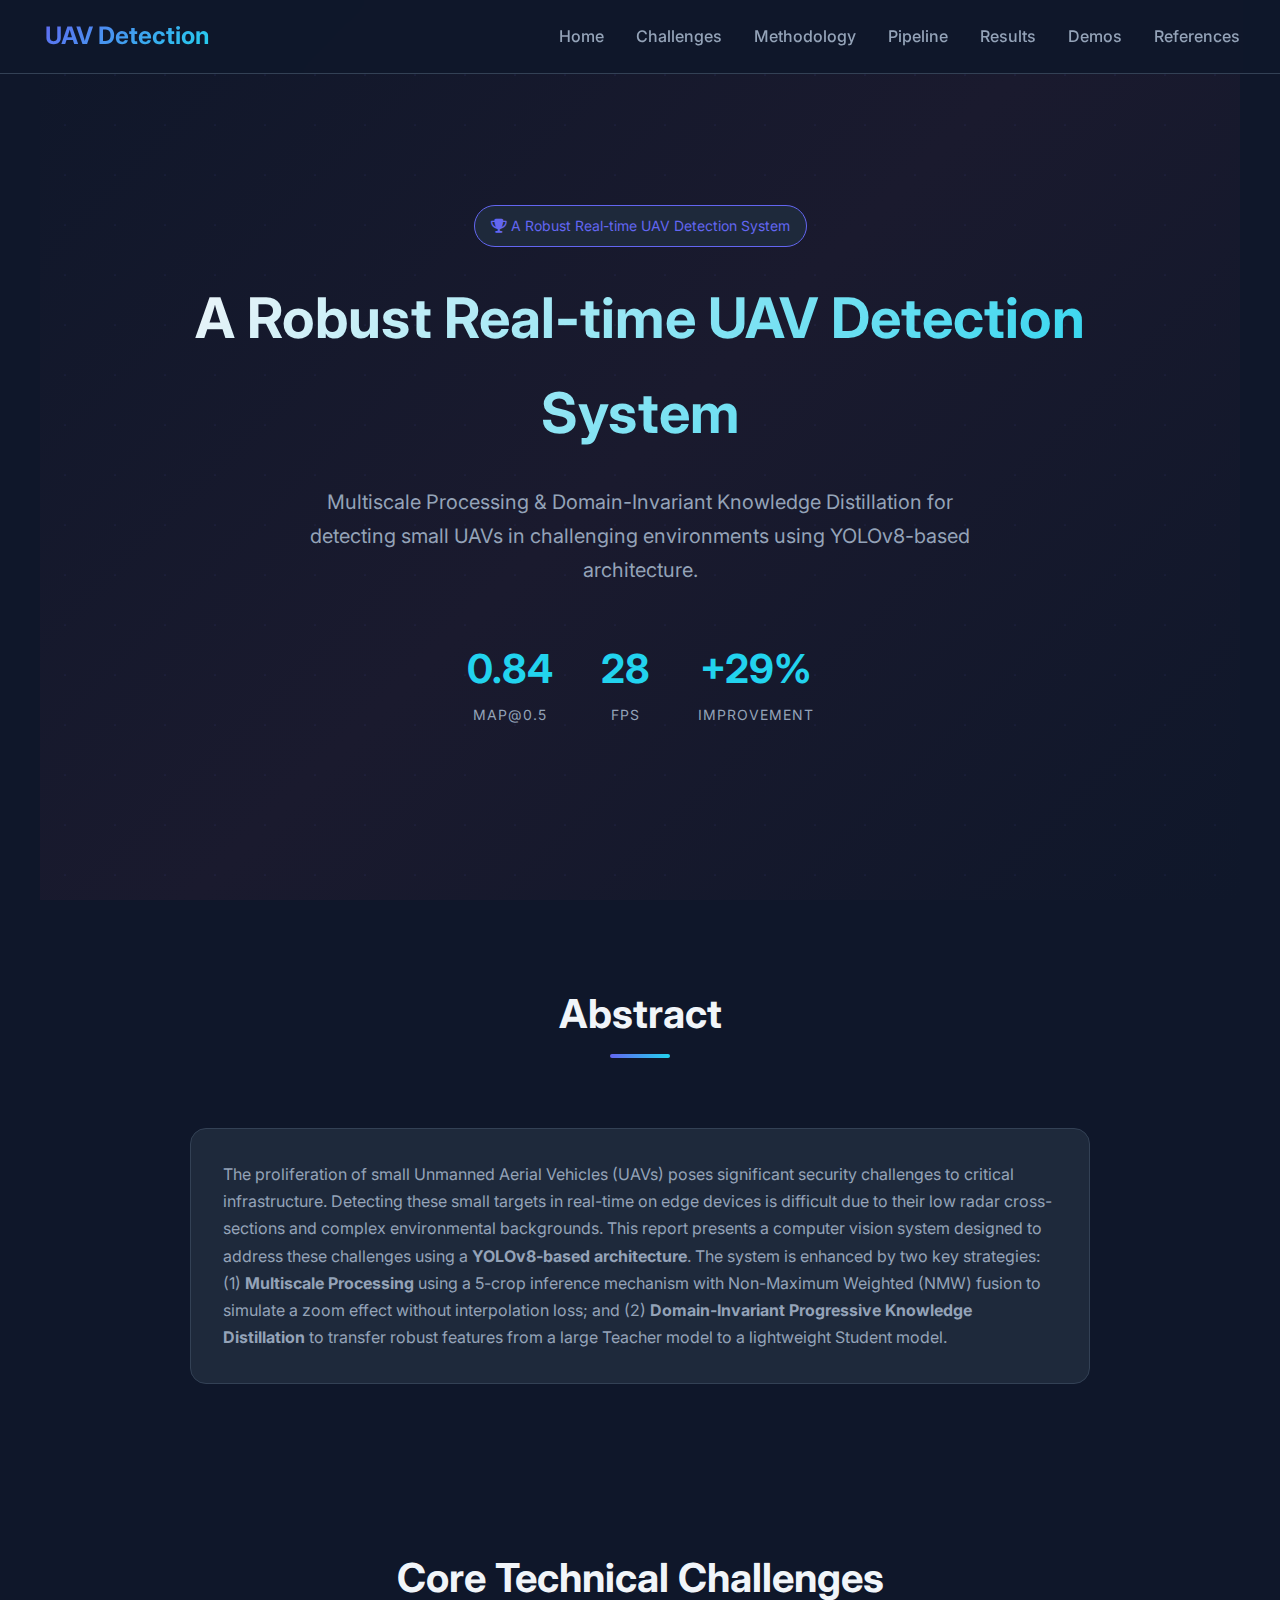
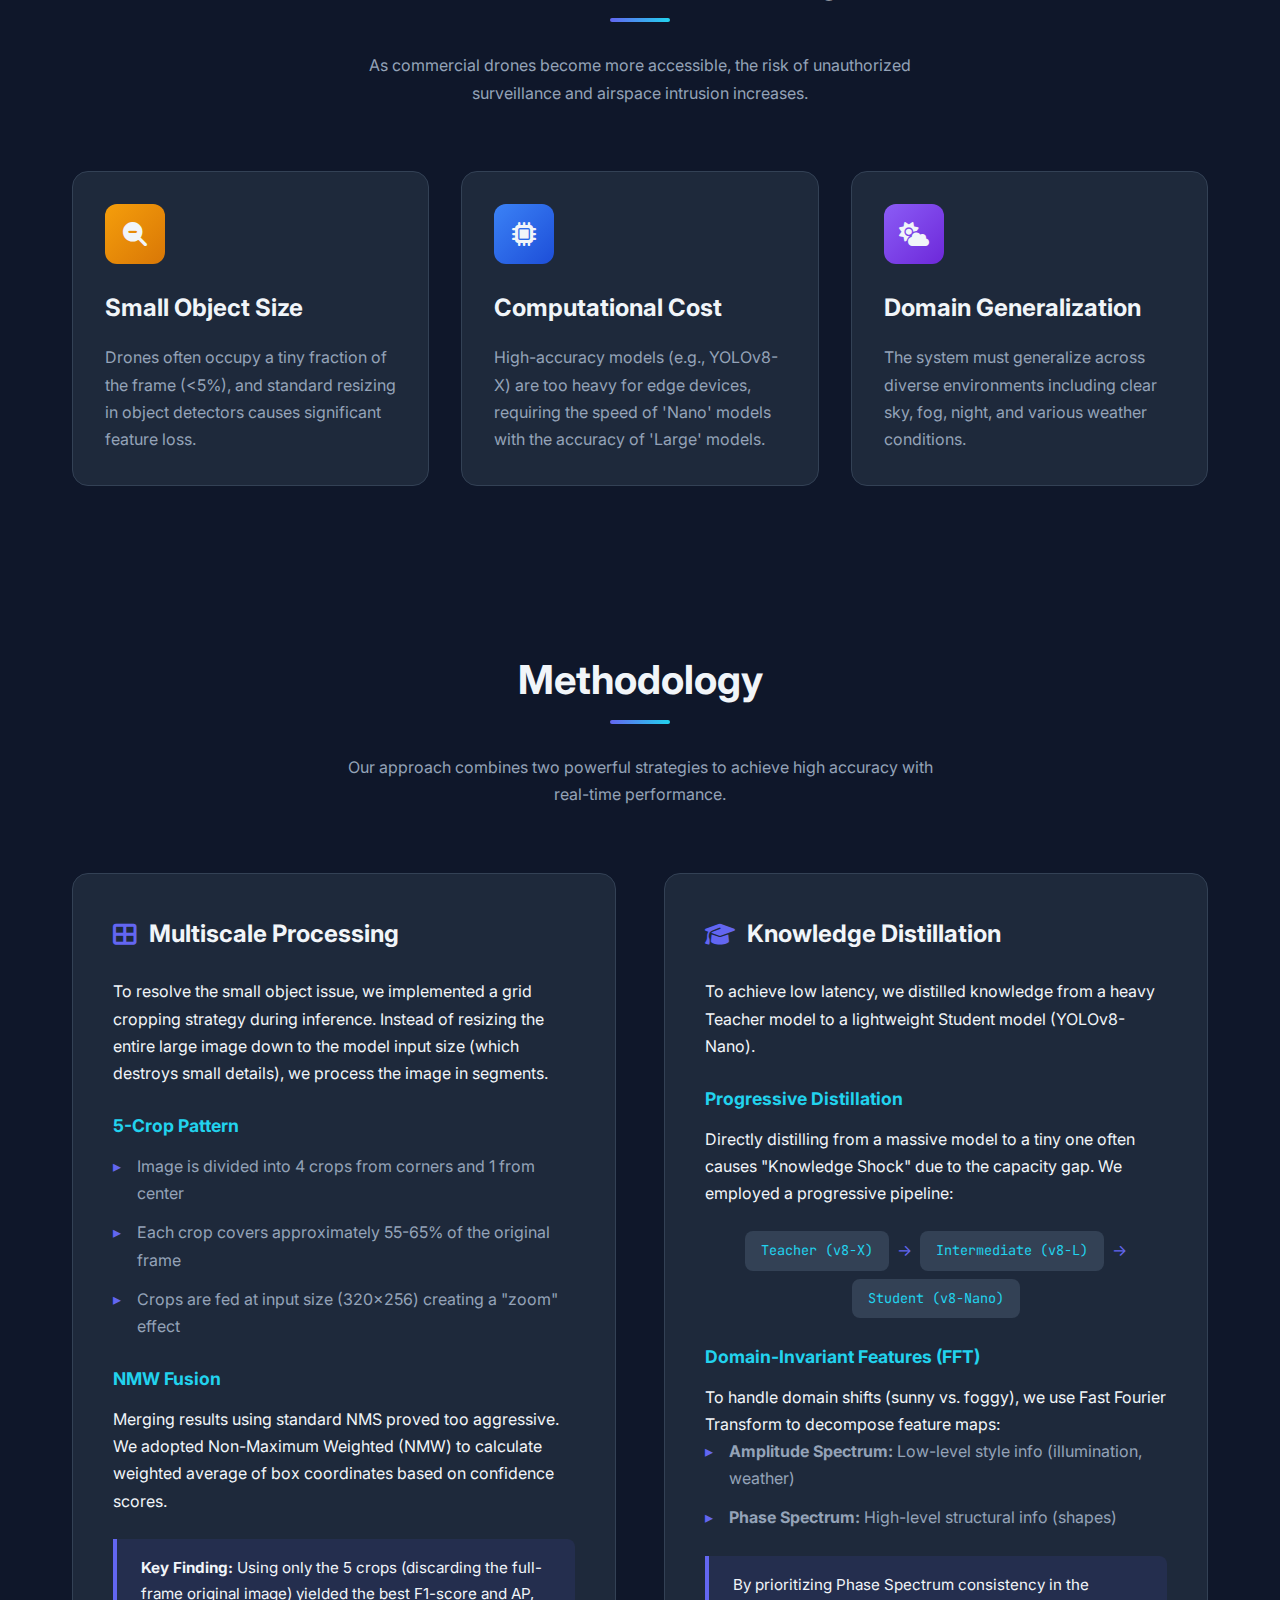
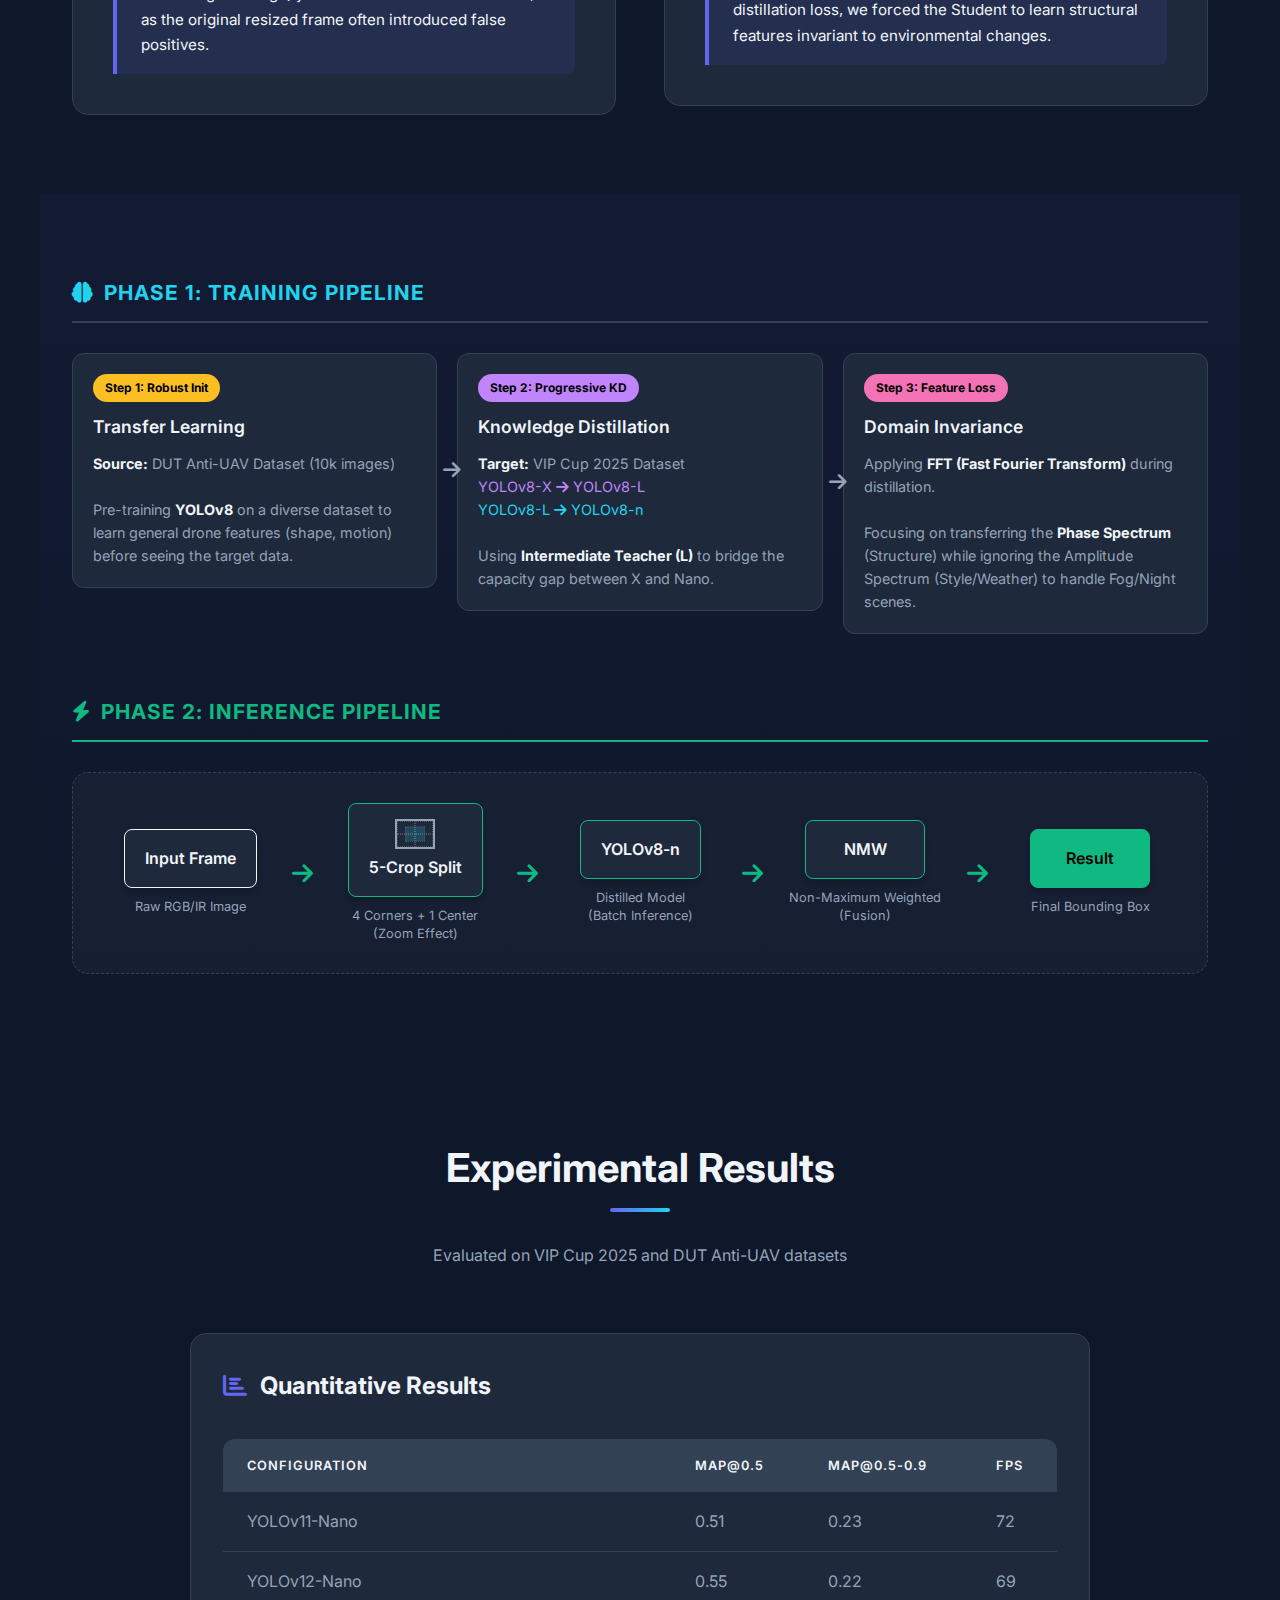
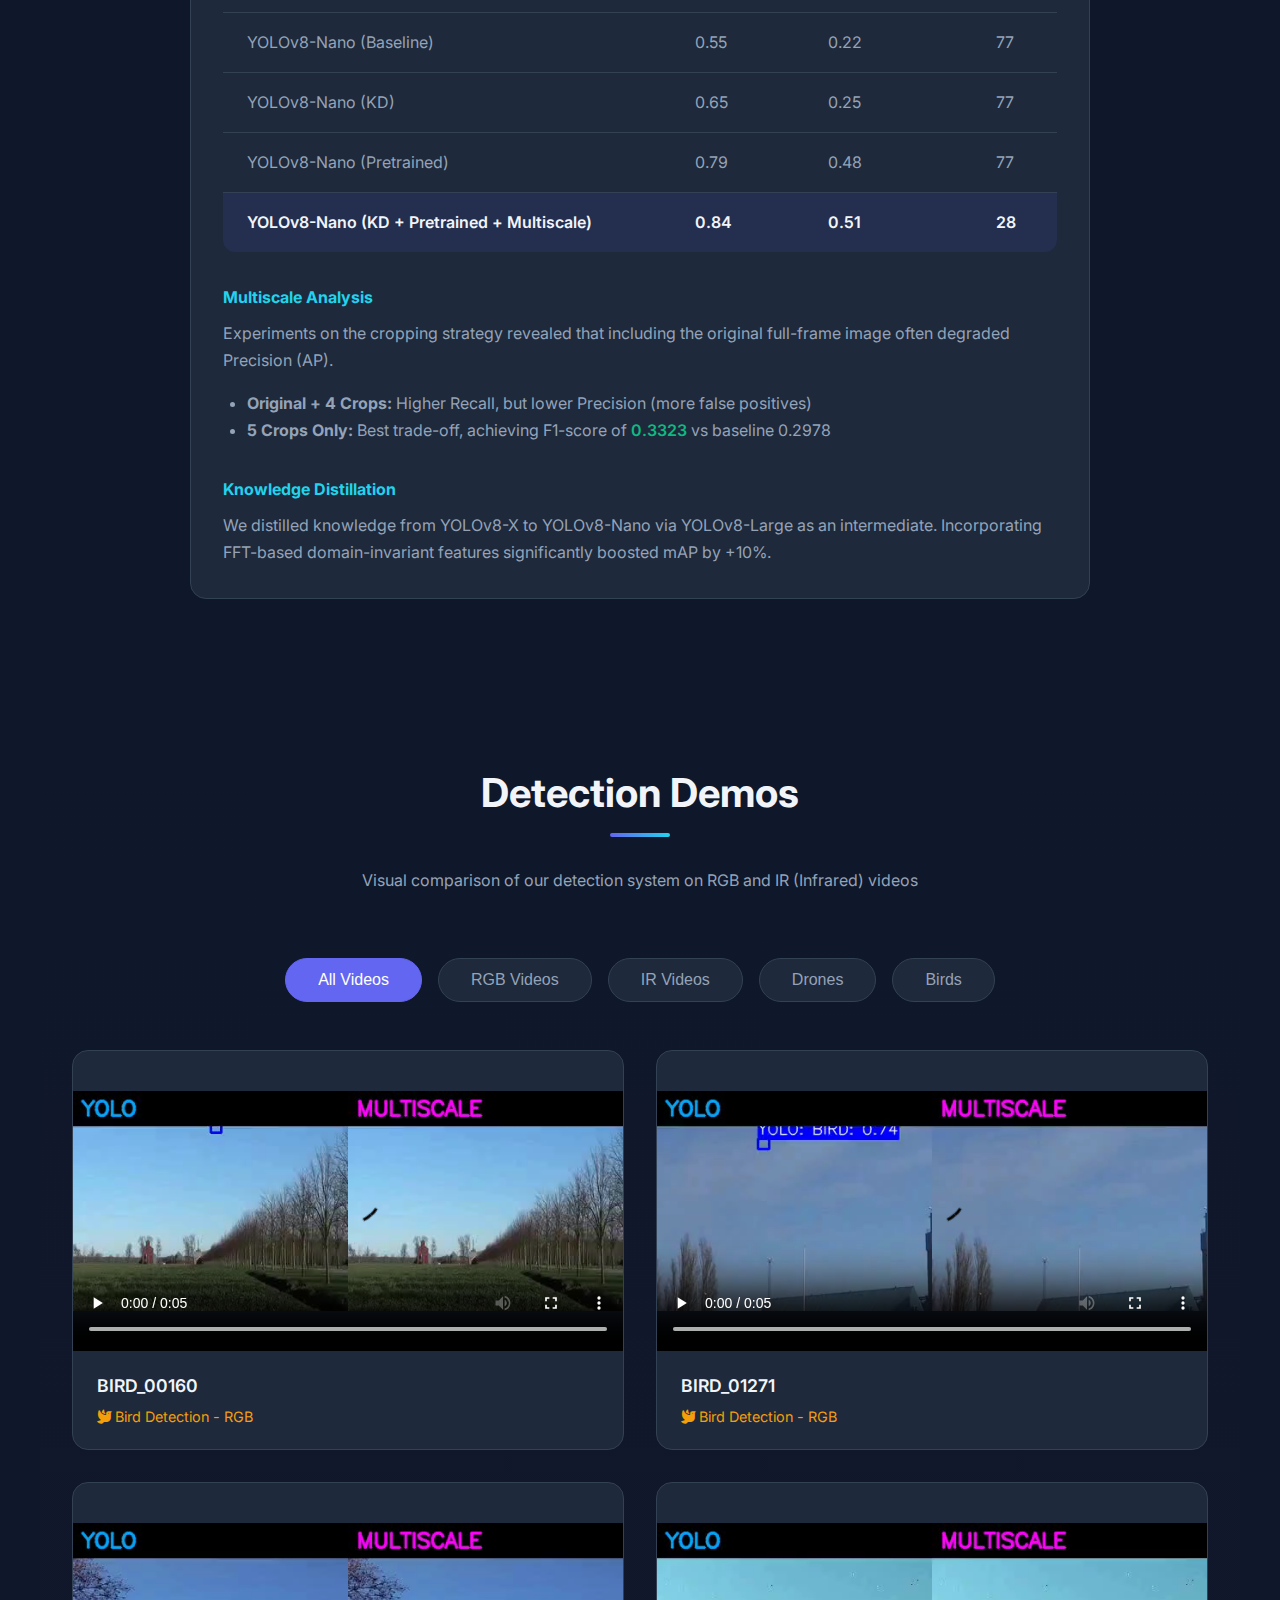
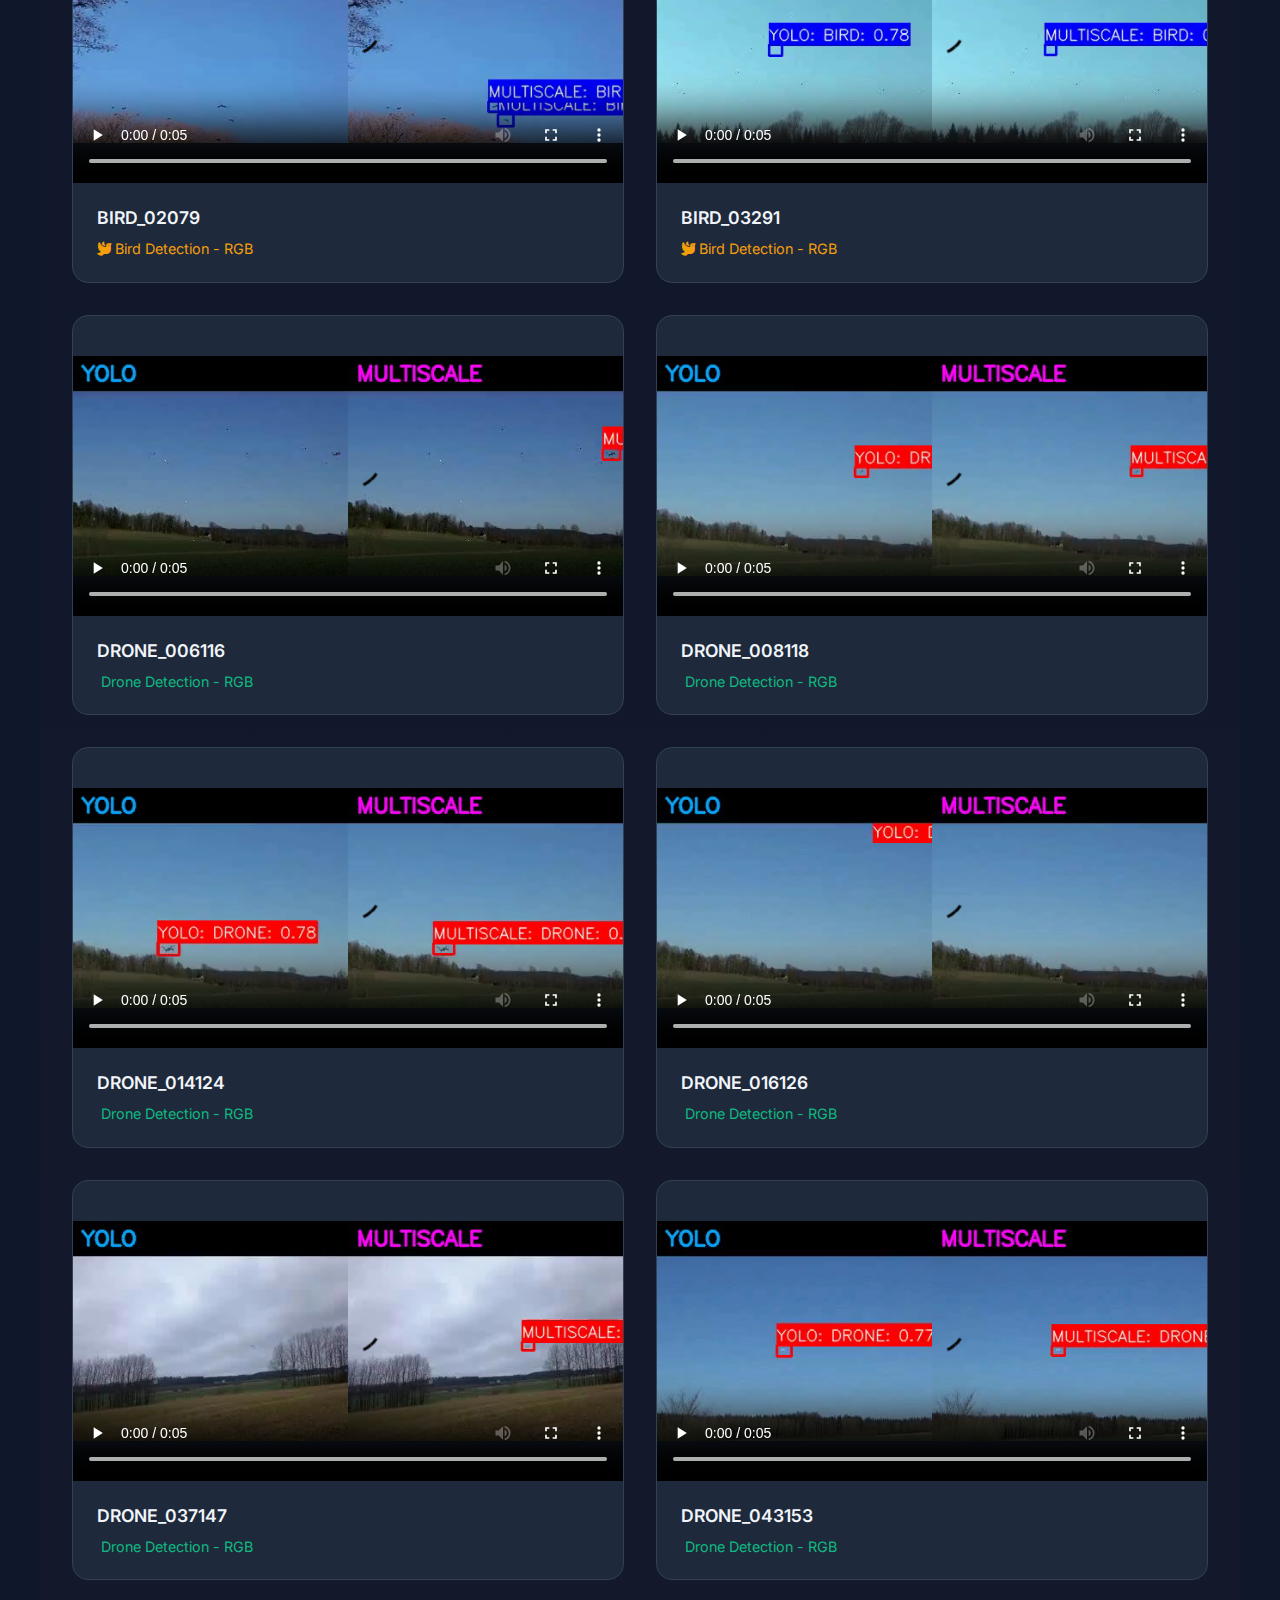
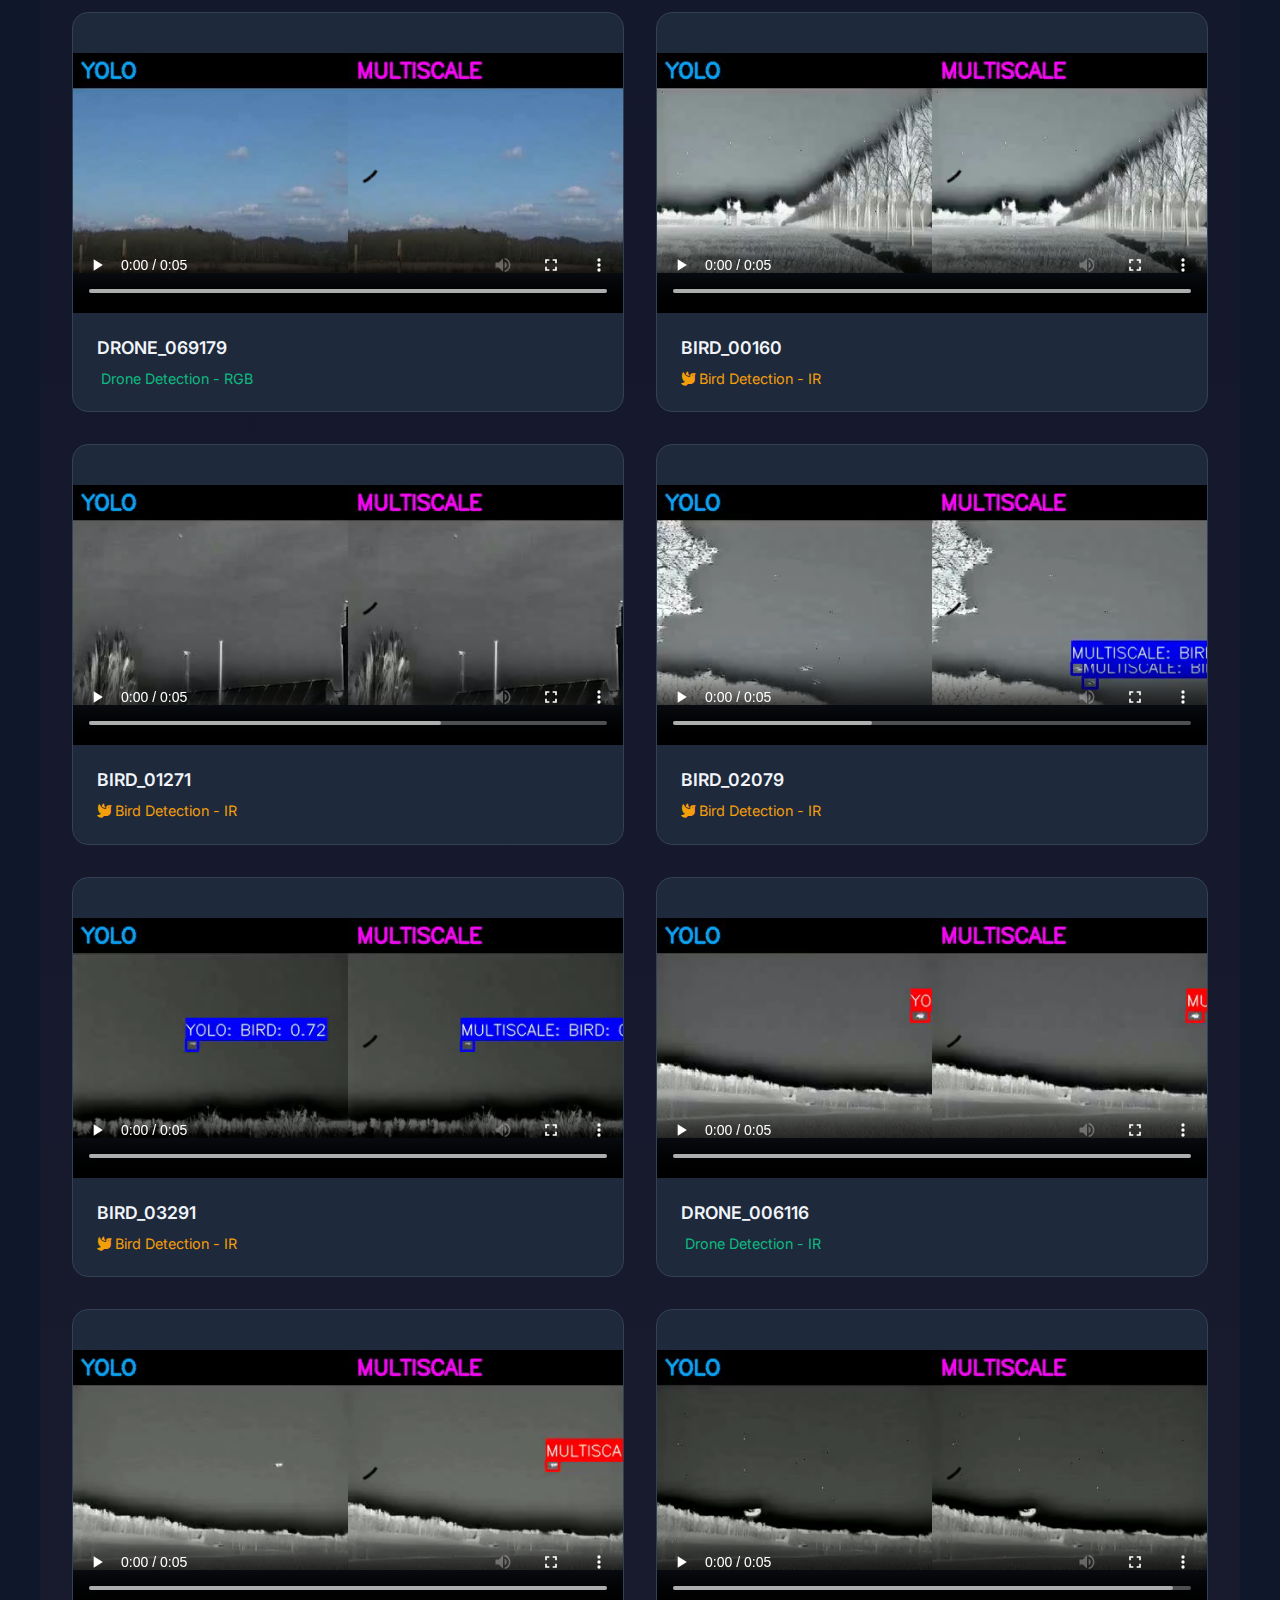
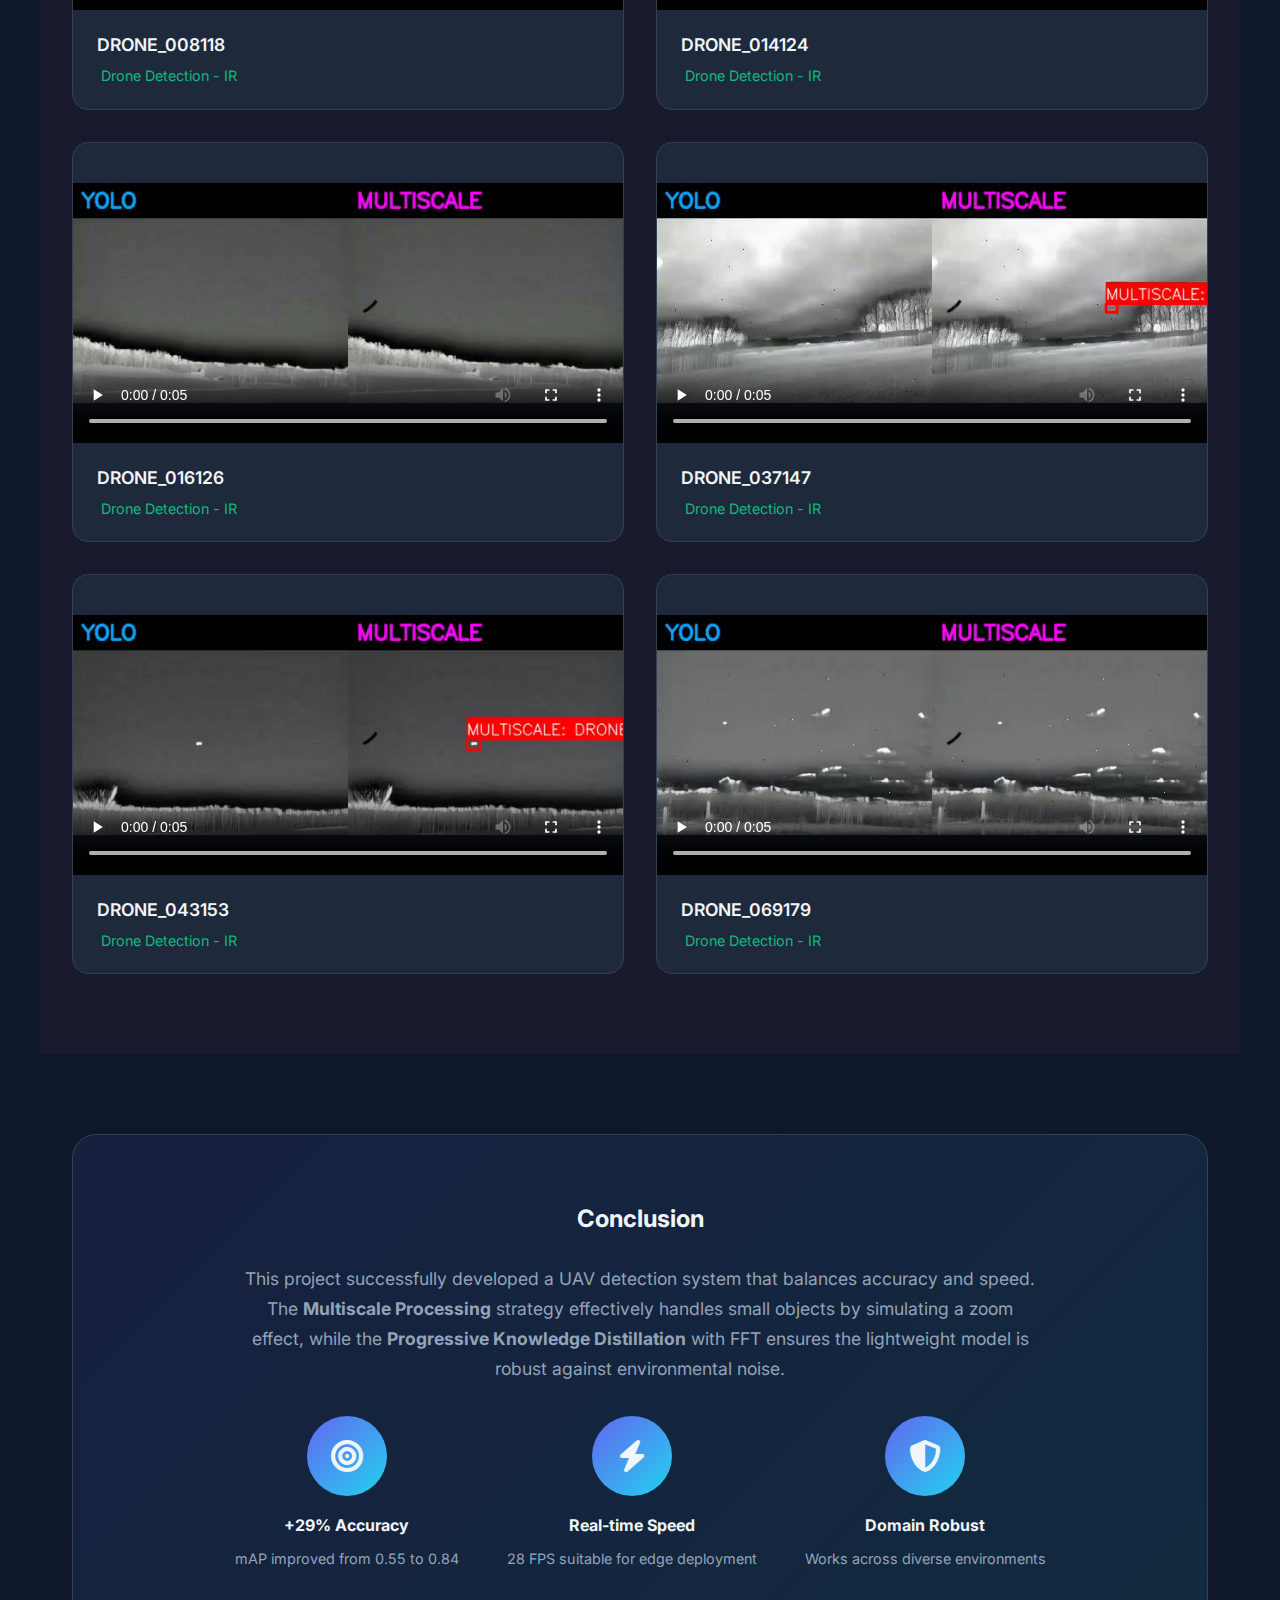
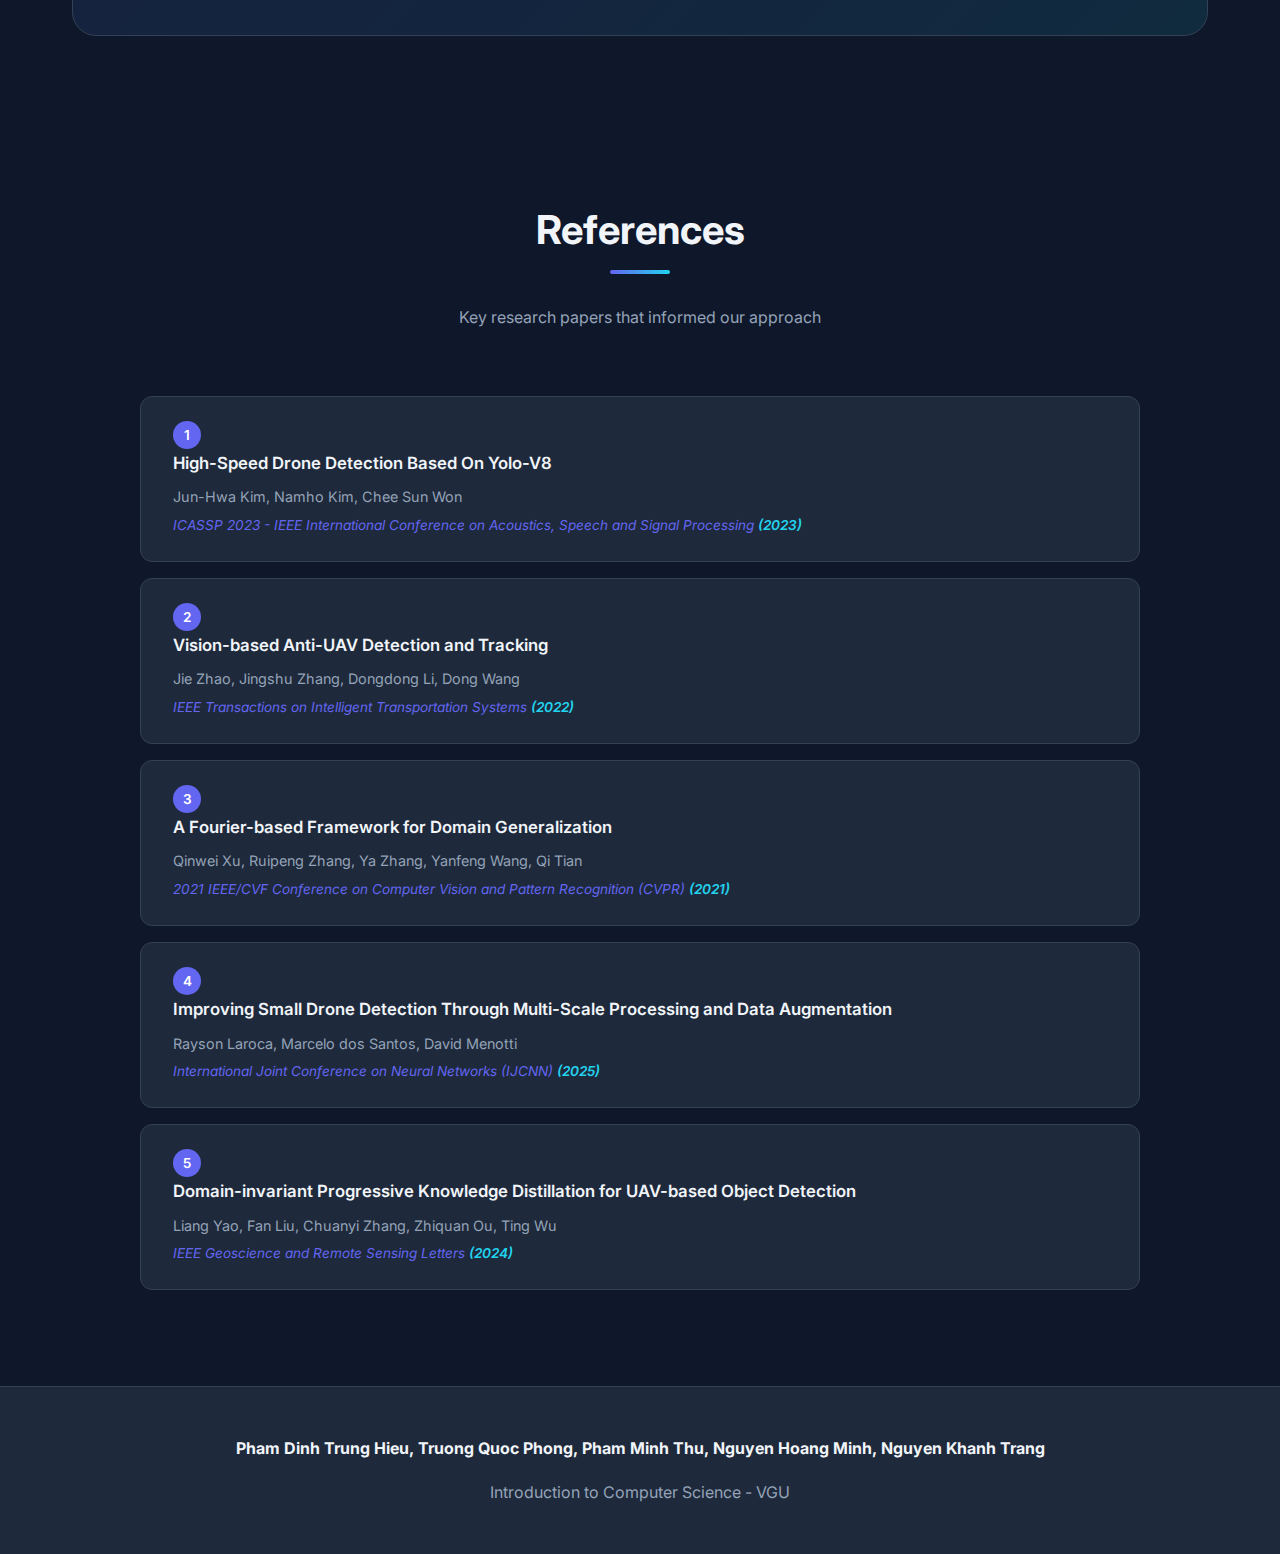
<file: docs/index.html>
<!DOCTYPE html>
<html lang="en">
<head>
    <meta charset="UTF-8">
    <meta name="viewport" content="width=device-width, initial-scale=1.0">
    <title>UAV Detection System</title>
    
    <!-- Fonts -->
    <link href="https://fonts.googleapis.com/css2?family=Inter:wght@300;400;500;600;700&family=JetBrains+Mono&display=swap" rel="stylesheet">
    
    <!-- Font Awesome Icons -->
    <link rel="stylesheet" href="https://cdnjs.cloudflare.com/ajax/libs/font-awesome/6.4.0/css/all.min.css">
    
    <!-- Custom Stylesheet -->
    <link rel="stylesheet" href="css/styles.css">
</head>
<body>
    <!-- Navigation -->
    <nav>
        <div class="container">
            <div class="logo">
                <i class="fas fa-drone"></i> UAV Detection
            </div>
            <ul>
                <li><a href="#home">Home</a></li>
                <li><a href="#challenges">Challenges</a></li>
                <li><a href="#methodology">Methodology</a></li>
                <li><a href="#pipeline">Pipeline</a></li>
                <li><a href="#results">Results</a></li>
                <li><a href="#demos">Demos</a></li>
                <li><a href="#references">References</a></li>
            </ul>
        </div>
    </nav>

    <!-- Hero Section -->
    <section class="hero" id="home">
        <div class="hero-content">
            <span class="badge"><i class="fas fa-trophy"></i> A Robust Real-time UAV Detection System</span>
            <h1>A Robust Real-time UAV Detection System</h1>
            <p class="subtitle">
                Multiscale Processing & Domain-Invariant Knowledge Distillation for detecting small UAVs in challenging environments using YOLOv8-based architecture.
            </p>
            <div class="hero-stats">
                <div class="stat">
                    <div class="stat-value">0.84</div>
                    <div class="stat-label">mAP@0.5</div>
                </div>
                <div class="stat">
                    <div class="stat-value">28</div>
                    <div class="stat-label">FPS</div>
                </div>
                <div class="stat">
                    <div class="stat-value">+29%</div>
                    <div class="stat-label">Improvement</div>
                </div>
            </div>
        </div>
    </section>

    <!-- Abstract -->
    <section id="abstract">
        <div class="section-header">
            <h2>Abstract</h2>
        </div>
        <div class="card" style="max-width: 900px; margin: 0 auto;">
            <p>
                The proliferation of small Unmanned Aerial Vehicles (UAVs) poses significant security challenges to critical infrastructure. Detecting these small targets in real-time on edge devices is difficult due to their low radar cross-sections and complex environmental backgrounds. This report presents a computer vision system designed to address these challenges using a <strong>YOLOv8-based architecture</strong>. The system is enhanced by two key strategies: (1) <strong>Multiscale Processing</strong> using a 5-crop inference mechanism with Non-Maximum Weighted (NMW) fusion to simulate a zoom effect without interpolation loss; and (2) <strong>Domain-Invariant Progressive Knowledge Distillation</strong> to transfer robust features from a large Teacher model to a lightweight Student model.
            </p>
        </div>
    </section>

    <!-- Challenges Section -->
    <section id="challenges">
        <div class="section-header">
            <h2>Core Technical Challenges</h2>
            <p>As commercial drones become more accessible, the risk of unauthorized surveillance and airspace intrusion increases.</p>
        </div>
        <div class="grid-3">
            <div class="card">
                <div class="challenge-icon orange">
                    <i class="fas fa-search-minus"></i>
                </div>
                <h3>Small Object Size</h3>
                <p>Drones often occupy a tiny fraction of the frame (&lt;5%), and standard resizing in object detectors causes significant feature loss.</p>
            </div>
            <div class="card">
                <div class="challenge-icon blue">
                    <i class="fas fa-microchip"></i>
                </div>
                <h3>Computational Cost</h3>
                <p>High-accuracy models (e.g., YOLOv8-X) are too heavy for edge devices, requiring the speed of 'Nano' models with the accuracy of 'Large' models.</p>
            </div>
            <div class="card">
                <div class="challenge-icon purple">
                    <i class="fas fa-cloud-sun"></i>
                </div>
                <h3>Domain Generalization</h3>
                <p>The system must generalize across diverse environments including clear sky, fog, night, and various weather conditions.</p>
            </div>
        </div>
    </section>

    <!-- Methodology Section -->
    <section id="methodology">
        <div class="section-header">
            <h2>Methodology</h2>
            <p>Our approach combines two powerful strategies to achieve high accuracy with real-time performance.</p>
        </div>
        <div class="methodology-content">
            <div class="method-card">
                <h3><i class="fas fa-th-large"></i> Multiscale Processing</h3>
                <p>To resolve the small object issue, we implemented a grid cropping strategy during inference. Instead of resizing the entire large image down to the model input size (which destroys small details), we process the image in segments.</p>
                
                <h4>5-Crop Pattern</h4>
                <ul>
                    <li>Image is divided into 4 crops from corners and 1 from center</li>
                    <li>Each crop covers approximately 55-65% of the original frame</li>
                    <li>Crops are fed at input size (320×256) creating a "zoom" effect</li>
                </ul>

                <h4>NMW Fusion</h4>
                <p>Merging results using standard NMS proved too aggressive. We adopted Non-Maximum Weighted (NMW) to calculate weighted average of box coordinates based on confidence scores.</p>

                <div class="highlight-box">
                    <p><strong>Key Finding:</strong> Using only the 5 crops (discarding the full-frame original image) yielded the best F1-score and AP, as the original resized frame often introduced false positives.</p>
                </div>
            </div>

            <div class="method-card">
                <h3><i class="fas fa-graduation-cap"></i> Knowledge Distillation</h3>
                <p>To achieve low latency, we distilled knowledge from a heavy Teacher model to a lightweight Student model (YOLOv8-Nano).</p>

                <h4>Progressive Distillation</h4>
                <p>Directly distilling from a massive model to a tiny one often causes "Knowledge Shock" due to the capacity gap. We employed a progressive pipeline:</p>
                
                <div class="pipeline">
                    <span class="pipeline-step">Teacher (v8-X)</span>
                    <span class="pipeline-arrow">→</span>
                    <span class="pipeline-step">Intermediate (v8-L)</span>
                    <span class="pipeline-arrow">→</span>
                    <span class="pipeline-step">Student (v8-Nano)</span>
                </div>

                <h4>Domain-Invariant Features (FFT)</h4>
                <p>To handle domain shifts (sunny vs. foggy), we use Fast Fourier Transform to decompose feature maps:</p>
                <ul>
                    <li><strong>Amplitude Spectrum:</strong> Low-level style info (illumination, weather)</li>
                    <li><strong>Phase Spectrum:</strong> High-level structural info (shapes)</li>
                </ul>

                <div class="highlight-box">
                    <p>By prioritizing Phase Spectrum consistency in the distillation loss, we forced the Student to learn structural features invariant to environmental changes.</p>
                </div>
            </div>
        </div>
    </section>

    <!-- Pipeline Section -->
    <section class="pipeline-section" id="pipeline">
        <div class="pipeline-container">
            <!-- Training Phase -->
            <div>
                <h3 class="pipeline-phase-title">
                    <i class="fas fa-brain"></i> Phase 1: Training Pipeline
                </h3>
                <div class="training-flow">
                    <!-- Step 1: Pre-training -->
                    <div class="step-card">
                        <div class="step-badge init">Step 1: Robust Init</div>
                        <div class="step-title">Transfer Learning</div>
                        <div class="step-desc">
                            <strong>Source:</strong> DUT Anti-UAV Dataset (10k images)<br><br>
                            Pre-training <strong>YOLOv8</strong> on a diverse dataset to learn general drone features (shape, motion) before seeing the target data.
                        </div>
                        <i class="fas fa-arrow-right arrow-right"></i>
                    </div>

                    <!-- Step 2: Progressive Distillation -->
                    <div class="step-card">
                        <div class="step-badge">Step 2: Progressive KD</div>
                        <div class="step-title">Knowledge Distillation</div>
                        <div class="step-desc">
                            <strong>Target:</strong> VIP Cup 2025 Dataset<br>
                            <span style="color: #c084fc;">YOLOv8-X <i class="fas fa-arrow-right"></i> YOLOv8-L</span><br>
                            <span style="color: var(--secondary);">YOLOv8-L <i class="fas fa-arrow-right"></i> YOLOv8-n</span><br><br>
                            Using <strong>Intermediate Teacher (L)</strong> to bridge the capacity gap between X and Nano.
                        </div>
                        <i class="fas fa-arrow-right arrow-right"></i>
                    </div>

                    <!-- Step 3: Domain Invariance -->
                    <div class="step-card">
                        <div class="step-badge feature">Step 3: Feature Loss</div>
                        <div class="step-title">Domain Invariance</div>
                        <div class="step-desc">
                            Applying <strong>FFT (Fast Fourier Transform)</strong> during distillation.<br><br>
                            Focusing on transferring the <strong>Phase Spectrum</strong> (Structure) while ignoring the Amplitude Spectrum (Style/Weather) to handle Fog/Night scenes.
                        </div>
                    </div>
                </div>
            </div>

            <!-- Inference Phase -->
            <div>
                <h3 class="pipeline-phase-title inference">
                    <i class="fas fa-bolt"></i> Phase 2: Inference Pipeline
                </h3>
                <div class="inference-flow">
                    <div class="inf-node">
                        <div class="inf-box input">Input Frame</div>
                        <div class="inf-label">Raw RGB/IR Image</div>
                    </div>

                    <i class="fas fa-arrow-right inf-arrow"></i>

                    <div class="inf-node">
                        <div class="inf-box">
                            <div class="multiscale-grid">
                                <div></div><div></div><div></div><div></div>
                                <div class="center-crop"></div>
                            </div>
                            5-Crop Split
                        </div>
                        <div class="inf-label">4 Corners + 1 Center<br>(Zoom Effect)</div>
                    </div>

                    <i class="fas fa-arrow-right inf-arrow"></i>

                    <div class="inf-node">
                        <div class="inf-box">YOLOv8-n</div>
                        <div class="inf-label">Distilled Model<br>(Batch Inference)</div>
                    </div>

                    <i class="fas fa-arrow-right inf-arrow"></i>

                    <div class="inf-node">
                        <div class="inf-box">NMW</div>
                        <div class="inf-label">Non-Maximum Weighted<br>(Fusion)</div>
                    </div>

                    <i class="fas fa-arrow-right inf-arrow"></i>

                    <div class="inf-node">
                        <div class="inf-box result">Result</div>
                        <div class="inf-label">Final Bounding Box</div>
                    </div>
                </div>
            </div>
        </div>
    </section>

    <!-- Results Section -->
    <section id="results">
        <div class="section-header">
            <h2>Experimental Results</h2>
            <p>Evaluated on VIP Cup 2025 and DUT Anti-UAV datasets</p>
        </div>

        <div class="card" style="max-width: 900px; margin: 0 auto;">
            <h3 style="margin-bottom: 1.5rem;"><i class="fas fa-chart-bar" style="color: var(--primary); margin-right: 0.5rem;"></i> Quantitative Results</h3>
            <div class="results-table">
                <table>
                    <thead>
                        <tr>
                            <th>Configuration</th>
                            <th>mAP@0.5</th>
                            <th>mAP@0.5-0.9</th>
                            <th>FPS</th>
                        </tr>
                    </thead>
                    <tbody>
                        <tr>
                            <td>YOLOv11-Nano</td>
                            <td>0.51</td>
                            <td>0.23</td>
                            <td>72</td>
                        </tr>
                        <tr>
                            <td>YOLOv12-Nano</td>
                            <td>0.55</td>
                            <td>0.22</td>
                            <td>69</td>
                        </tr>
                        <tr>
                            <td>YOLOv8-Nano (Baseline)</td>
                            <td>0.55</td>
                            <td>0.22</td>
                            <td>77</td>
                        </tr>
                        <tr>
                            <td>YOLOv8-Nano (KD)</td>
                            <td>0.65</td>
                            <td>0.25</td>
                            <td>77</td>
                        </tr>
                        <tr>
                            <td>YOLOv8-Nano (Pretrained)</td>
                            <td>0.79</td>
                            <td>0.48</td>
                            <td>77</td>
                        </tr>
                        <tr class="highlight">
                            <td>YOLOv8-Nano (KD + Pretrained + Multiscale)</td>
                            <td class="metric-good">0.84</td>
                            <td class="metric-good">0.51</td>
                            <td>28</td>
                        </tr>
                    </tbody>
                </table>
            </div>

            <h4 style="margin-top: 2rem; color: var(--secondary);">Multiscale Analysis</h4>
            <p style="color: var(--text-secondary); margin-top: 0.5rem;">
                Experiments on the cropping strategy revealed that including the original full-frame image often degraded Precision (AP).
            </p>
            <ul style="color: var(--text-secondary); margin-top: 1rem; padding-left: 1.5rem;">
                <li><strong>Original + 4 Crops:</strong> Higher Recall, but lower Precision (more false positives)</li>
                <li><strong>5 Crops Only:</strong> Best trade-off, achieving F1-score of <span class="metric-good">0.3323</span> vs baseline 0.2978</li>
            </ul>
            <h4 style="margin-top: 2rem; color: var(--secondary);">Knowledge Distillation</h4>
            <p style="color: var(--text-secondary); margin-top: 0.5rem;">
                We distilled knowledge from YOLOv8-X to YOLOv8-Nano via YOLOv8-Large as an intermediate. Incorporating FFT-based domain-invariant features significantly boosted mAP by +10%.
            </p>
        </div>
    </section>

    <!-- Video Demos Section -->
    <section class="video-section" id="demos">
        <div class="section-header">
            <h2>Detection Demos</h2>
            <p>Visual comparison of our detection system on RGB and IR (Infrared) videos</p>
        </div>

        <div class="video-tabs">
            <button class="tab-btn active" onclick="filterVideos('all')">All Videos</button>
            <button class="tab-btn" onclick="filterVideos('rgb')">RGB Videos</button>
            <button class="tab-btn" onclick="filterVideos('ir')">IR Videos</button>
            <button class="tab-btn" onclick="filterVideos('drone')">Drones</button>
            <button class="tab-btn" onclick="filterVideos('bird')">Birds</button>
        </div>

        <div class="video-grid" id="videoGrid">
            <!-- Videos will be loaded dynamically from videos.json -->
            <div class="loading-message" style="grid-column: 1/-1; text-align: center; padding: 3rem; color: var(--text-secondary);">
                <i class="fas fa-spinner fa-spin" style="font-size: 2rem; margin-bottom: 1rem; display: block;"></i>
                Loading videos...
            </div>
        </div>
    </section>

    <!-- Conclusion Section -->
    <section id="conclusion">
        <div class="conclusion">
            <h2>Conclusion</h2>
            <p>
                This project successfully developed a UAV detection system that balances accuracy and speed. The <strong>Multiscale Processing</strong> strategy effectively handles small objects by simulating a zoom effect, while the <strong>Progressive Knowledge Distillation</strong> with FFT ensures the lightweight model is robust against environmental noise.
            </p>
            <div class="key-achievements">
                <div class="achievement">
                    <div class="achievement-icon">
                        <i class="fas fa-bullseye"></i>
                    </div>
                    <h4>+29% Accuracy</h4>
                    <p>mAP improved from 0.55 to 0.84</p>
                </div>
                <div class="achievement">
                    <div class="achievement-icon">
                        <i class="fas fa-bolt"></i>
                    </div>
                    <h4>Real-time Speed</h4>
                    <p>28 FPS suitable for edge deployment</p>
                </div>
                <div class="achievement">
                    <div class="achievement-icon">
                        <i class="fas fa-shield-alt"></i>
                    </div>
                    <h4>Domain Robust</h4>
                    <p>Works across diverse environments</p>
                </div>
            </div>
        </div>
    </section>

    <!-- References Section -->
    <section class="references-section" id="references">
        <div class="references-container">
            <div class="section-header">
                <h2>References</h2>
                <p>Key research papers that informed our approach</p>
            </div>

            <div class="reference-item">
                <span class="reference-number">1</span>
                <div class="reference-content">
                    <a href="https://doi.org/10.1109/ICASSP49357.2023.10095516" target="_blank" class="reference-title">
                        High-Speed Drone Detection Based On Yolo-V8
                    </a>
                    <div class="reference-authors">Jun-Hwa Kim, Namho Kim, Chee Sun Won</div>
                    <div class="reference-venue">ICASSP 2023 - IEEE International Conference on Acoustics, Speech and Signal Processing <span class="reference-year">(2023)</span></div>
                </div>
            </div>

            <div class="reference-item">
                <span class="reference-number">2</span>
                <div class="reference-content">
                    <a href="https://doi.org/10.48550/arXiv.2205.10851" target="_blank" class="reference-title">
                        Vision-based Anti-UAV Detection and Tracking
                    </a>
                    <div class="reference-authors">Jie Zhao, Jingshu Zhang, Dongdong Li, Dong Wang</div>
                    <div class="reference-venue">IEEE Transactions on Intelligent Transportation Systems <span class="reference-year">(2022)</span></div>
                </div>
            </div>

            <div class="reference-item">
                <span class="reference-number">3</span>
                <div class="reference-content">
                    <a href="https://doi.org/10.48550/arXiv.2105.11120" target="_blank" class="reference-title">
                        A Fourier-based Framework for Domain Generalization
                    </a>
                    <div class="reference-authors">Qinwei Xu, Ruipeng Zhang, Ya Zhang, Yanfeng Wang, Qi Tian</div>
                    <div class="reference-venue">2021 IEEE/CVF Conference on Computer Vision and Pattern Recognition (CVPR) <span class="reference-year">(2021)</span></div>
                </div>
            </div>

            <div class="reference-item">
                <span class="reference-number">4</span>
                <div class="reference-content">
                    <a href="https://doi.org/10.48550/arXiv.2504.19347" target="_blank" class="reference-title">
                        Improving Small Drone Detection Through Multi-Scale Processing and Data Augmentation
                    </a>
                    <div class="reference-authors">Rayson Laroca, Marcelo dos Santos, David Menotti</div>
                    <div class="reference-venue">International Joint Conference on Neural Networks (IJCNN) <span class="reference-year">(2025)</span></div>
                </div>
            </div>

            <div class="reference-item">
                <span class="reference-number">5</span>
                <div class="reference-content">
                    <a href="https://doi.org/10.48550/arXiv.2408.11407" target="_blank" class="reference-title">
                        Domain-invariant Progressive Knowledge Distillation for UAV-based Object Detection
                    </a>
                    <div class="reference-authors">Liang Yao, Fan Liu, Chuanyi Zhang, Zhiquan Ou, Ting Wu</div>
                    <div class="reference-venue">IEEE Geoscience and Remote Sensing Letters <span class="reference-year">(2024)</span></div>
                </div>
            </div>
        </div>
    </section>

    <!-- Footer -->
    <footer>
        <p class="team"><strong>Pham Dinh Trung Hieu, Truong Quoc Phong, Pham Minh Thu, Nguyen Hoang Minh, Nguyen Khanh Trang</strong></p>
        <p>Introduction to Computer Science - VGU</p>
    </footer>

    <!-- Scroll to top button -->
    <div class="scroll-top" onclick="scrollToTop()">
        <i class="fas fa-arrow-up"></i>
    </div>

    <!-- Custom JavaScript -->
    <script src="js/main.js"></script>
</body>
</html>
</file>
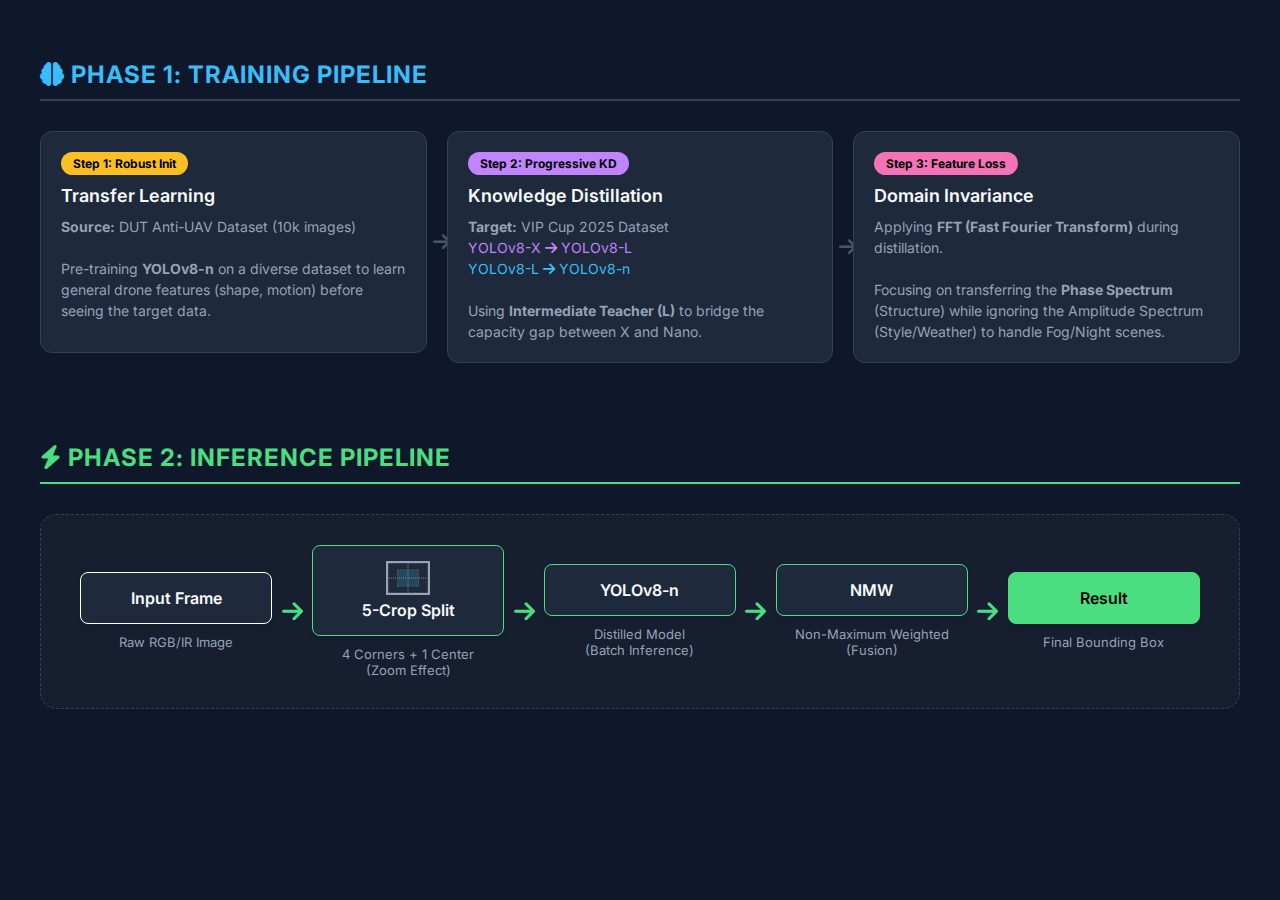
<file: docs/pipeline.html>
<!DOCTYPE html>
<html lang="en">
<head>
    <meta charset="UTF-8">
    <meta name="viewport" content="width=device-width, initial-scale=1.0">
    <title>UAV Detection Pipeline</title>
    <link rel="preconnect" href="https://fonts.googleapis.com">
    <link rel="preconnect" href="https://fonts.gstatic.com" crossorigin>
    <link href="https://fonts.googleapis.com/css2?family=Inter:wght@400;500;600;700&display=swap" rel="stylesheet">
    <link rel="stylesheet" href="https://cdnjs.cloudflare.com/ajax/libs/font-awesome/6.5.1/css/all.min.css">
    <style>
        :root {
            --bg-color: #0f172a;
            --card-bg: #1e293b;
            --text-main: #f8fafc;
            --text-sub: #94a3b8;
            --accent: #38bdf8; /* Sky Blue */
            --accent-green: #4ade80; /* Green for success/inference */
            --accent-purple: #c084fc; /* Purple for distillation */
            --border: #334155;
            --connector: #475569;
        }

        body {
            background-color: var(--bg-color);
            color: var(--text-main);
            font-family: 'Inter', sans-serif;
            margin: 0;
            padding: 40px;
            display: flex;
            flex-direction: column;
            align-items: center;
        }

        .pipeline-container {
            max-width: 1200px;
            width: 100%;
            display: grid;
            gap: 60px;
        }

        h2.section-title {
            color: var(--accent);
            border-bottom: 2px solid var(--border);
            padding-bottom: 10px;
            margin-bottom: 30px;
            font-size: 24px;
            text-transform: uppercase;
            letter-spacing: 1px;
        }

        /* --- TRAINING PHASE STYLES --- */
        .training-flow {
            display: grid;
            grid-template-columns: 1fr 1fr 1fr;
            gap: 20px;
            position: relative;
            align-items: start;
        }

        .step-card {
            background: var(--card-bg);
            border: 1px solid var(--border);
            border-radius: 12px;
            padding: 20px;
            position: relative;
            min-height: 180px;
            display: flex;
            flex-direction: column;
            transition: transform 0.2s;
        }

        .step-card:hover {
            transform: translateY(-5px);
            border-color: var(--accent);
        }

        .step-badge {
            background: var(--accent-purple);
            color: #000;
            font-weight: 700;
            padding: 4px 12px;
            border-radius: 20px;
            font-size: 12px;
            width: fit-content;
            margin-bottom: 10px;
        }

        .step-title {
            font-weight: 600;
            font-size: 18px;
            margin-bottom: 10px;
            color: var(--text-main);
        }

        .step-desc {
            font-size: 14px;
            color: var(--text-sub);
            line-height: 1.5;
        }

        /* Connectors (Arrows) */
        .arrow-right {
            position: absolute;
            top: 50%;
            right: -25px;
            color: var(--connector);
            font-size: 20px;
            transform: translateY(-50%);
        }

        /* --- INFERENCE PHASE STYLES --- */
        .inference-flow {
            display: flex;
            justify-content: space-between;
            align-items: center;
            background: rgba(255,255,255,0.03);
            padding: 30px;
            border-radius: 16px;
            border: 1px dashed var(--border);
        }

        .inf-node {
            text-align: center;
            position: relative;
            flex: 1;
        }

        .inf-box {
            background: var(--card-bg);
            border: 1px solid var(--accent-green);
            padding: 15px 25px;
            border-radius: 8px;
            display: inline-block;
            font-weight: 600;
            min-width: 140px;
            box-shadow: 0 4px 6px -1px rgba(0, 0, 0, 0.1);
        }

        .inf-label {
            margin-top: 10px;
            font-size: 13px;
            color: var(--text-sub);
        }

        .inf-arrow {
            color: var(--accent-green);
            font-size: 24px;
        }

        /* Specific Graphics */
        .multiscale-grid {
            display: grid;
            grid-template-columns: 1fr 1fr;
            grid-template-rows: 1fr 1fr;
            width: 40px;
            height: 30px;
            border: 2px solid var(--text-sub);
            margin: 0 auto 5px;
            position: relative;
        }
        .multiscale-grid div { border: 1px dotted #555; }
        .center-crop {
            position: absolute;
            width: 20px;
            height: 15px;
            border: 2px solid var(--accent);
            top: 50%;
            left: 50%;
            transform: translate(-50%, -50%);
            background: rgba(56, 189, 248, 0.2);
        }

        /* LEGEND */
        .legend {
            margin-top: 10px;
            font-size: 12px;
            color: var(--text-sub);
            display: flex;
            gap: 15px;
        }
        .legend span { display: flex; align-items: center; gap: 5px; }
        .dot { width: 10px; height: 10px; border-radius: 50%; }

        /* Responsive */
        @media (max-width: 900px) {
            .training-flow { grid-template-columns: 1fr; gap: 40px; }
            .arrow-right { 
                top: auto; 
                bottom: -30px; 
                right: 50%; 
                transform: translateX(50%) rotate(90deg); 
            }
            .inference-flow { flex-direction: column; gap: 30px; }
            .inf-arrow { transform: rotate(90deg); }
        }
    </style>
</head>
<body>

<div class="pipeline-container">

    <!-- SECTION 1: TRAINING STRATEGY -->
    <div>
        <h2 class="section-title"><i class="fa-solid fa-brain"></i> Phase 1: Training Pipeline</h2>
        <div class="training-flow">
            
            <!-- Step 1: Pre-training -->
            <div class="step-card">
                <div class="step-badge" style="background: #fbbf24;">Step 1: Robust Init</div>
                <div class="step-title">Transfer Learning</div>
                <div class="step-desc">
                    <strong>Source:</strong> DUT Anti-UAV Dataset (10k images)<br><br>
                    Pre-training <strong>YOLOv8-n</strong> on a diverse dataset to learn general drone features (shape, motion) before seeing the target data.
                </div>
                <i class="fa-solid fa-arrow-right arrow-right"></i>
            </div>

            <!-- Step 2: Progressive Distillation -->
            <div class="step-card">
                <div class="step-badge">Step 2: Progressive KD</div>
                <div class="step-title">Knowledge Distillation</div>
                <div class="step-desc">
                    <strong>Target:</strong> VIP Cup 2025 Dataset<br>
                    <span style="color:var(--accent-purple)">YOLOv8-X <i class="fa-solid fa-arrow-right"></i> YOLOv8-L</span><br>
                    <span style="color:var(--accent)">YOLOv8-L <i class="fa-solid fa-arrow-right"></i> YOLOv8-n</span><br><br>
                    Using <strong>Intermediate Teacher (L)</strong> to bridge the capacity gap between X and Nano.
                </div>
                <i class="fa-solid fa-arrow-right arrow-right"></i>
            </div>

            <!-- Step 3: Domain Invariance -->
            <div class="step-card">
                <div class="step-badge" style="background: #f472b6;">Step 3: Feature Loss</div>
                <div class="step-title">Domain Invariance</div>
                <div class="step-desc">
                    Applying <strong>FFT (Fast Fourier Transform)</strong> during distillation.<br><br>
                    Focusing on transferring the <strong>Phase Spectrum</strong> (Structure) while ignoring the Amplitude Spectrum (Style/Weather) to handle Fog/Night scenes.
                </div>
            </div>

        </div>
    </div>

    <!-- SECTION 2: INFERENCE STRATEGY -->
    <div>
        <h2 class="section-title" style="color: var(--accent-green); border-color: var(--accent-green);"><i class="fa-solid fa-bolt"></i> Phase 2: Inference Pipeline</h2>
        <div class="inference-flow">
            
            <div class="inf-node">
                <div class="inf-box" style="border-color: #fff;">Input Frame</div>
                <div class="inf-label">Raw RGB/IR Image</div>
            </div>

            <i class="fa-solid fa-arrow-right inf-arrow"></i>

            <div class="inf-node">
                <div class="inf-box">
                    <div class="multiscale-grid">
                        <div></div><div></div><div></div><div></div>
                        <div class="center-crop"></div>
                    </div>
                    5-Crop Split
                </div>
                <div class="inf-label">4 Corners + 1 Center<br>(Zoom Effect)</div>
            </div>

            <i class="fa-solid fa-arrow-right inf-arrow"></i>

            <div class="inf-node">
                <div class="inf-box">YOLOv8-n</div>
                <div class="inf-label">Distilled Model<br>(Batch Inference)</div>
            </div>

            <i class="fa-solid fa-arrow-right inf-arrow"></i>

            <div class="inf-node">
                <div class="inf-box">NMW</div>
                <div class="inf-label">Non-Maximum Weighted<br>(Fusion)</div>
            </div>

            <i class="fa-solid fa-arrow-right inf-arrow"></i>

            <div class="inf-node">
                <div class="inf-box" style="background: var(--accent-green); color: #000;">Result</div>
                <div class="inf-label">Final Bounding Box</div>
            </div>

        </div>
    </div>

</div>

</body>
</html>
</file>
<file: docs/css/styles.css>
:root {
    --primary: #6366f1;
    --primary-dark: #4f46e5;
    --secondary: #22d3ee;
    --accent: #f472b6;
    --bg-dark: #0f172a;
    --bg-card: #1e293b;
    --bg-card-hover: #334155;
    --text-primary: #f1f5f9;
    --text-secondary: #94a3b8;
    --border: #334155;
    --success: #10b981;
    --warning: #f59e0b;
}

* {
    margin: 0;
    padding: 0;
    box-sizing: border-box;
}

body {
    font-family: 'Inter', sans-serif;
    background: var(--bg-dark);
    color: var(--text-primary);
    line-height: 1.7;
}

nav {
    position: fixed;
    top: 0;
    width: 100%;
    background: rgba(15, 23, 42, 0.95);
    backdrop-filter: blur(10px);
    border-bottom: 1px solid var(--border);
    z-index: 1000;
    padding: 1rem 2rem;
}

nav .container {
    max-width: 1200px;
    margin: 0 auto;
    display: flex;
    justify-content: space-between;
    align-items: center;
}

nav .logo {
    font-size: 1.5rem;
    font-weight: 700;
    background: linear-gradient(135deg, var(--primary), var(--secondary));
    -webkit-background-clip: text;
    -webkit-text-fill-color: transparent;
    background-clip: text;
}

nav ul {
    display: flex;
    list-style: none;
    gap: 2rem;
}

nav a {
    color: var(--text-secondary);
    text-decoration: none;
    font-weight: 500;
    transition: color 0.3s;
}

nav a:hover {
    color: var(--primary);
}

.hero {
    min-height: 100vh;
    display: flex;
    align-items: center;
    justify-content: center;
    text-align: center;
    padding: 6rem 2rem 4rem;
    background: linear-gradient(135deg, var(--bg-dark) 0%, #1a1a2e 50%, var(--bg-dark) 100%);
    position: relative;
    overflow: hidden;
}

.hero::before {
    content: '';
    position: absolute;
    top: 0;
    left: 0;
    right: 0;
    bottom: 0;
    background: url('data:image/svg+xml,<svg xmlns="http://www.w3.org/2000/svg" viewBox="0 0 100 100"><circle cx="50" cy="50" r="1" fill="%236366f1" opacity="0.3"/></svg>') repeat;
    background-size: 50px 50px;
    animation: float 20s linear infinite;
}

@keyframes float {
    0% { transform: translateY(0); }
    100% { transform: translateY(-50px); }
}

.hero-content {
    position: relative;
    z-index: 1;
    max-width: 900px;
}

.hero h1 {
    font-size: 3.5rem;
    font-weight: 700;
    margin-bottom: 1.5rem;
    background: linear-gradient(135deg, var(--text-primary), var(--secondary));
    -webkit-background-clip: text;
    -webkit-text-fill-color: transparent;
    background-clip: text;
}

.hero .subtitle {
    font-size: 1.25rem;
    color: var(--text-secondary);
    margin-bottom: 2rem;
    max-width: 700px;
    margin-left: auto;
    margin-right: auto;
}

.badge {
    display: inline-block;
    padding: 0.5rem 1rem;
    background: var(--bg-card);
    border: 1px solid var(--primary);
    border-radius: 50px;
    font-size: 0.875rem;
    color: var(--primary);
    margin-bottom: 1.5rem;
}

.hero-stats {
    display: flex;
    justify-content: center;
    gap: 3rem;
    margin-top: 3rem;
}

.stat {
    text-align: center;
}

.stat-value {
    font-size: 2.5rem;
    font-weight: 700;
    color: var(--secondary);
}

.stat-label {
    font-size: 0.875rem;
    color: var(--text-secondary);
    text-transform: uppercase;
    letter-spacing: 1px;
}

section {
    padding: 5rem 2rem;
    max-width: 1200px;
    margin: 0 auto;
}

.section-header {
    text-align: center;
    margin-bottom: 4rem;
}

.section-header h2 {
    font-size: 2.5rem;
    margin-bottom: 1rem;
    position: relative;
    display: inline-block;
}

.section-header h2::after {
    content: '';
    position: absolute;
    bottom: -10px;
    left: 50%;
    transform: translateX(-50%);
    width: 60px;
    height: 4px;
    background: linear-gradient(90deg, var(--primary), var(--secondary));
    border-radius: 2px;
}

.section-header p {
    color: var(--text-secondary);
    max-width: 600px;
    margin: 1.5rem auto 0;
}

.card {
    background: var(--bg-card);
    border-radius: 16px;
    padding: 2rem;
    border: 1px solid var(--border);
    transition: all 0.3s ease;
}

.card:hover {
    border-color: var(--primary);
    transform: translateY(-5px);
    box-shadow: 0 20px 40px rgba(99, 102, 241, 0.1);
}

.card h3 {
    font-size: 1.5rem;
    margin-bottom: 1rem;
    color: var(--text-primary);
}

.card p {
    color: var(--text-secondary);
}

.grid-2 {
    display: grid;
    grid-template-columns: repeat(auto-fit, minmax(300px, 1fr));
    gap: 2rem;
}

.grid-3 {
    display: grid;
    grid-template-columns: repeat(auto-fit, minmax(280px, 1fr));
    gap: 2rem;
}

.challenge-icon {
    width: 60px;
    height: 60px;
    border-radius: 12px;
    display: flex;
    align-items: center;
    justify-content: center;
    font-size: 1.5rem;
    margin-bottom: 1.5rem;
}

.challenge-icon.orange {
    background: linear-gradient(135deg, #f59e0b, #d97706);
}

.challenge-icon.blue {
    background: linear-gradient(135deg, #3b82f6, #1d4ed8);
}

.challenge-icon.purple {
    background: linear-gradient(135deg, #8b5cf6, #6d28d9);
}

.methodology-content {
    display: grid;
    grid-template-columns: 1fr 1fr;
    gap: 3rem;
    align-items: start;
}

.method-card {
    background: var(--bg-card);
    border-radius: 16px;
    padding: 2.5rem;
    border: 1px solid var(--border);
}

.method-card h3 {
    font-size: 1.5rem;
    margin-bottom: 1.5rem;
    display: flex;
    align-items: center;
    gap: 0.75rem;
}

.method-card h3 i {
    color: var(--primary);
}

.method-card h4 {
    color: var(--secondary);
    margin: 1.5rem 0 0.75rem;
    font-size: 1.1rem;
}

.method-card ul {
    list-style: none;
    padding-left: 0;
}

.method-card li {
    position: relative;
    padding-left: 1.5rem;
    margin-bottom: 0.75rem;
    color: var(--text-secondary);
}

.method-card li::before {
    content: '▸';
    position: absolute;
    left: 0;
    color: var(--primary);
}

.highlight-box {
    background: rgba(99, 102, 241, 0.1);
    border-left: 4px solid var(--primary);
    padding: 1rem 1.5rem;
    margin-top: 1.5rem;
    border-radius: 0 8px 8px 0;
}

.highlight-box p {
    color: var(--text-primary);
    font-size: 0.95rem;
}

.pipeline {
    display: flex;
    align-items: center;
    justify-content: center;
    gap: 0.5rem;
    margin: 1.5rem 0;
    flex-wrap: wrap;
}

.pipeline-step {
    background: var(--bg-card-hover);
    padding: 0.5rem 1rem;
    border-radius: 8px;
    font-family: 'JetBrains Mono', monospace;
    font-size: 0.85rem;
    color: var(--secondary);
}

.pipeline-arrow {
    color: var(--primary);
}

.results-table {
    overflow-x: auto;
    margin: 2rem 0;
}

table {
    width: 100%;
    border-collapse: collapse;
    background: var(--bg-card);
    border-radius: 12px;
    overflow: hidden;
}

th, td {
    padding: 1rem 1.5rem;
    text-align: left;
}

th {
    background: var(--bg-card-hover);
    font-weight: 600;
    color: var(--text-primary);
    text-transform: uppercase;
    font-size: 0.8rem;
    letter-spacing: 1px;
}

td {
    border-bottom: 1px solid var(--border);
    color: var(--text-secondary);
}

tr:last-child td {
    border-bottom: none;
}

tr:hover td {
    background: rgba(99, 102, 241, 0.05);
}

tr.highlight td {
    background: rgba(99, 102, 241, 0.1);
    color: var(--text-primary);
    font-weight: 600;
}

.metric-good {
    color: var(--success);
    font-weight: 600;
}

.video-section {
    background: linear-gradient(180deg, var(--bg-dark), #1a1a2e);
    padding: 5rem 0;
}

.video-tabs {
    display: flex;
    justify-content: center;
    gap: 1rem;
    margin-bottom: 3rem;
    flex-wrap: wrap;
}

.tab-btn {
    padding: 0.75rem 2rem;
    background: var(--bg-card);
    border: 1px solid var(--border);
    border-radius: 50px;
    color: var(--text-secondary);
    cursor: pointer;
    font-size: 1rem;
    transition: all 0.3s;
}

.tab-btn:hover, .tab-btn.active {
    background: var(--primary);
    border-color: var(--primary);
    color: white;
}

.video-grid {
    display: grid;
    grid-template-columns: repeat(2, 1fr);
    gap: 2rem;
    max-width: 1600px;
    margin: 0 auto;
    padding: 0 2rem;
}

.video-card {
    background: var(--bg-card);
    border-radius: 16px;
    overflow: hidden;
    border: 1px solid var(--border);
    transition: all 0.3s;
}

.video-card:hover {
    border-color: var(--primary);
    transform: scale(1.02);
}

.video-card video {
    width: 100%;
    display: block;
    min-height: 300px;
}

.video-card .video-info {
    padding: 1.25rem 1.5rem;
}

.video-card .video-title {
    font-weight: 600;
    font-size: 1.1rem;
    color: var(--text-primary);
    margin-bottom: 0.25rem;
}

.video-card .video-type {
    font-size: 0.9rem;
    color: var(--text-secondary);
}

.video-type.drone {
    color: var(--success);
}

.video-type.bird {
    color: var(--warning);
}

/* ========================================
   Conclusion Section
   ======================================== */
.conclusion {
    background: linear-gradient(135deg, rgba(99, 102, 241, 0.1), rgba(34, 211, 238, 0.1));
    border-radius: 24px;
    padding: 4rem;
    text-align: center;
    border: 1px solid var(--border);
}

.conclusion h2 {
    margin-bottom: 1.5rem;
}

.conclusion p {
    color: var(--text-secondary);
    max-width: 800px;
    margin: 0 auto 2rem;
    font-size: 1.1rem;
}

.key-achievements {
    display: flex;
    justify-content: center;
    gap: 3rem;
    margin-top: 2rem;
    flex-wrap: wrap;
}

.achievement {
    text-align: center;
}

.achievement-icon {
    width: 80px;
    height: 80px;
    border-radius: 50%;
    background: linear-gradient(135deg, var(--primary), var(--secondary));
    display: flex;
    align-items: center;
    justify-content: center;
    margin: 0 auto 1rem;
    font-size: 2rem;
}

.achievement h4 {
    color: var(--text-primary);
    margin-bottom: 0.5rem;
}

.achievement p {
    font-size: 0.9rem;
    margin: 0;
}

/* ========================================
   References Section
   ======================================== */
.references-section {
    background: var(--bg-dark);
    padding: 5rem 2rem;
}

.references-container {
    max-width: 1000px;
    margin: 0 auto;
}

.reference-item {
    background: var(--bg-card);
    border-radius: 12px;
    padding: 1.5rem 2rem;
    margin-bottom: 1rem;
    border: 1px solid var(--border);
    transition: all 0.3s;
}

.reference-item:hover {
    border-color: var(--primary);
    transform: translateX(5px);
}

.reference-number {
    display: inline-block;
    background: var(--primary);
    color: white;
    width: 28px;
    height: 28px;
    border-radius: 50%;
    text-align: center;
    line-height: 28px;
    font-size: 0.85rem;
    font-weight: 600;
    margin-right: 1rem;
    flex-shrink: 0;
}

.reference-content {
    flex: 1;
}

.reference-title {
    color: var(--text-primary);
    font-weight: 600;
    font-size: 1.05rem;
    margin-bottom: 0.5rem;
    display: block;
    text-decoration: none;
    transition: color 0.3s;
}

.reference-title:hover {
    color: var(--secondary);
}

.reference-authors {
    color: var(--text-secondary);
    font-size: 0.9rem;
    margin-bottom: 0.25rem;
}

.reference-venue {
    color: var(--primary);
    font-size: 0.85rem;
    font-style: italic;
}

.reference-year {
    color: var(--secondary);
    font-weight: 600;
}

.cite-tag {
    display: inline-block;
    background: rgba(99, 102, 241, 0.2);
    color: var(--primary);
    padding: 0.15rem 0.5rem;
    border-radius: 4px;
    font-size: 0.75rem;
    margin-left: 0.5rem;
    cursor: pointer;
    transition: all 0.3s;
}

.cite-tag:hover {
    background: var(--primary);
    color: white;
}

/* ========================================
   Footer
   ======================================== */
footer {
    background: var(--bg-card);
    padding: 3rem 2rem;
    text-align: center;
    border-top: 1px solid var(--border);
}

footer p {
    color: var(--text-secondary);
}

footer .team {
    margin-bottom: 1rem;
    color: var(--text-primary);
}

/* ========================================
   Animations
   ======================================== */
@keyframes fadeInUp {
    from {
        opacity: 0;
        transform: translateY(30px);
    }
    to {
        opacity: 1;
        transform: translateY(0);
    }
}

.animate {
    animation: fadeInUp 0.6s ease forwards;
}

/* ========================================
   Scroll to Top Button
   ======================================== */
.scroll-top {
    position: fixed;
    bottom: 2rem;
    right: 2rem;
    width: 50px;
    height: 50px;
    background: var(--primary);
    border-radius: 50%;
    display: flex;
    align-items: center;
    justify-content: center;
    color: white;
    cursor: pointer;
    opacity: 0;
    visibility: hidden;
    transition: all 0.3s;
    z-index: 1000;
}

.scroll-top.visible {
    opacity: 1;
    visibility: visible;
}

.scroll-top:hover {
    background: var(--primary-dark);
    transform: translateY(-3px);
}

/* ========================================
   Responsive Design
   ======================================== */
@media (max-width: 900px) {
    .methodology-content {
        grid-template-columns: 1fr;
    }
}

@media (max-width: 768px) {
    .hero h1 {
        font-size: 2rem;
    }

    .hero-stats {
        flex-direction: column;
        gap: 1.5rem;
    }

    nav ul {
        display: none;
    }

    .conclusion {
        padding: 2rem;
    }

    .video-grid {
        grid-template-columns: 1fr;
    }
}

/* ========================================
   Pipeline Section
   ======================================== */
.pipeline-section {
    padding: 5rem 2rem;
    background: linear-gradient(180deg, rgba(99, 102, 241, 0.05) 0%, transparent 100%);
}

.pipeline-container {
    max-width: 1200px;
    margin: 0 auto;
    display: grid;
    gap: 60px;
}

.pipeline-phase-title {
    color: var(--secondary);
    border-bottom: 2px solid var(--border);
    padding-bottom: 10px;
    margin-bottom: 30px;
    font-size: 1.3rem;
    text-transform: uppercase;
    letter-spacing: 1px;
    display: flex;
    align-items: center;
    gap: 10px;
}

.pipeline-phase-title.inference {
    color: var(--success);
    border-color: var(--success);
}

/* Training Flow */
.training-flow {
    display: grid;
    grid-template-columns: repeat(3, 1fr);
    gap: 20px;
    position: relative;
    align-items: start;
}

.step-card {
    background: var(--bg-card);
    border: 1px solid var(--border);
    border-radius: 12px;
    padding: 20px;
    position: relative;
    min-height: 200px;
    display: flex;
    flex-direction: column;
    transition: transform 0.3s, border-color 0.3s;
}

.step-card:hover {
    transform: translateY(-5px);
    border-color: var(--secondary);
}

.step-badge {
    background: #c084fc;
    color: #000;
    font-weight: 700;
    padding: 4px 12px;
    border-radius: 20px;
    font-size: 12px;
    width: fit-content;
    margin-bottom: 10px;
}

.step-badge.init {
    background: #fbbf24;
}

.step-badge.feature {
    background: #f472b6;
}

.step-title {
    font-weight: 600;
    font-size: 1.1rem;
    margin-bottom: 10px;
    color: var(--text-primary);
}

.step-desc {
    font-size: 0.9rem;
    color: var(--text-secondary);
    line-height: 1.6;
}

.step-desc strong {
    color: var(--text-primary);
}

.arrow-right {
    position: absolute;
    top: 50%;
    right: -25px;
    color: var(--text-secondary);
    font-size: 20px;
    transform: translateY(-50%);
    z-index: 10;
}

/* Inference Flow */
.inference-flow {
    display: flex;
    justify-content: space-between;
    align-items: center;
    background: rgba(255, 255, 255, 0.03);
    padding: 30px;
    border-radius: 16px;
    border: 1px dashed var(--border);
    flex-wrap: wrap;
    gap: 15px;
}

.inf-node {
    text-align: center;
    position: relative;
    flex: 1;
    min-width: 100px;
}

.inf-box {
    background: var(--bg-card);
    border: 1px solid var(--success);
    padding: 15px 20px;
    border-radius: 8px;
    display: inline-block;
    font-weight: 600;
    min-width: 120px;
    box-shadow: 0 4px 6px -1px rgba(0, 0, 0, 0.2);
    transition: transform 0.3s;
}

.inf-box:hover {
    transform: scale(1.05);
}

.inf-box.input {
    border-color: var(--text-primary);
}

.inf-box.result {
    background: var(--success);
    color: #000;
}

.inf-label {
    margin-top: 10px;
    font-size: 0.8rem;
    color: var(--text-secondary);
    line-height: 1.4;
}

.inf-arrow {
    color: var(--success);
    font-size: 24px;
}

/* Multiscale Grid Graphic */
.multiscale-grid {
    display: grid;
    grid-template-columns: 1fr 1fr;
    grid-template-rows: 1fr 1fr;
    width: 40px;
    height: 30px;
    border: 2px solid var(--text-secondary);
    margin: 0 auto 5px;
    position: relative;
}

.multiscale-grid div {
    border: 1px dotted #555;
}

.center-crop {
    position: absolute;
    width: 20px;
    height: 15px;
    border: 2px solid var(--secondary);
    top: 50%;
    left: 50%;
    transform: translate(-50%, -50%);
    background: rgba(34, 211, 238, 0.2);
}

/* Responsive Pipeline */
@media (max-width: 900px) {
    .training-flow {
        grid-template-columns: 1fr;
        gap: 40px;
    }

    .arrow-right {
        top: auto;
        bottom: -30px;
        right: 50%;
        transform: translateX(50%) rotate(90deg);
    }

    .inference-flow {
        flex-direction: column;
        gap: 30px;
    }

    .inf-arrow {
        transform: rotate(90deg);
    }
}
</file>
